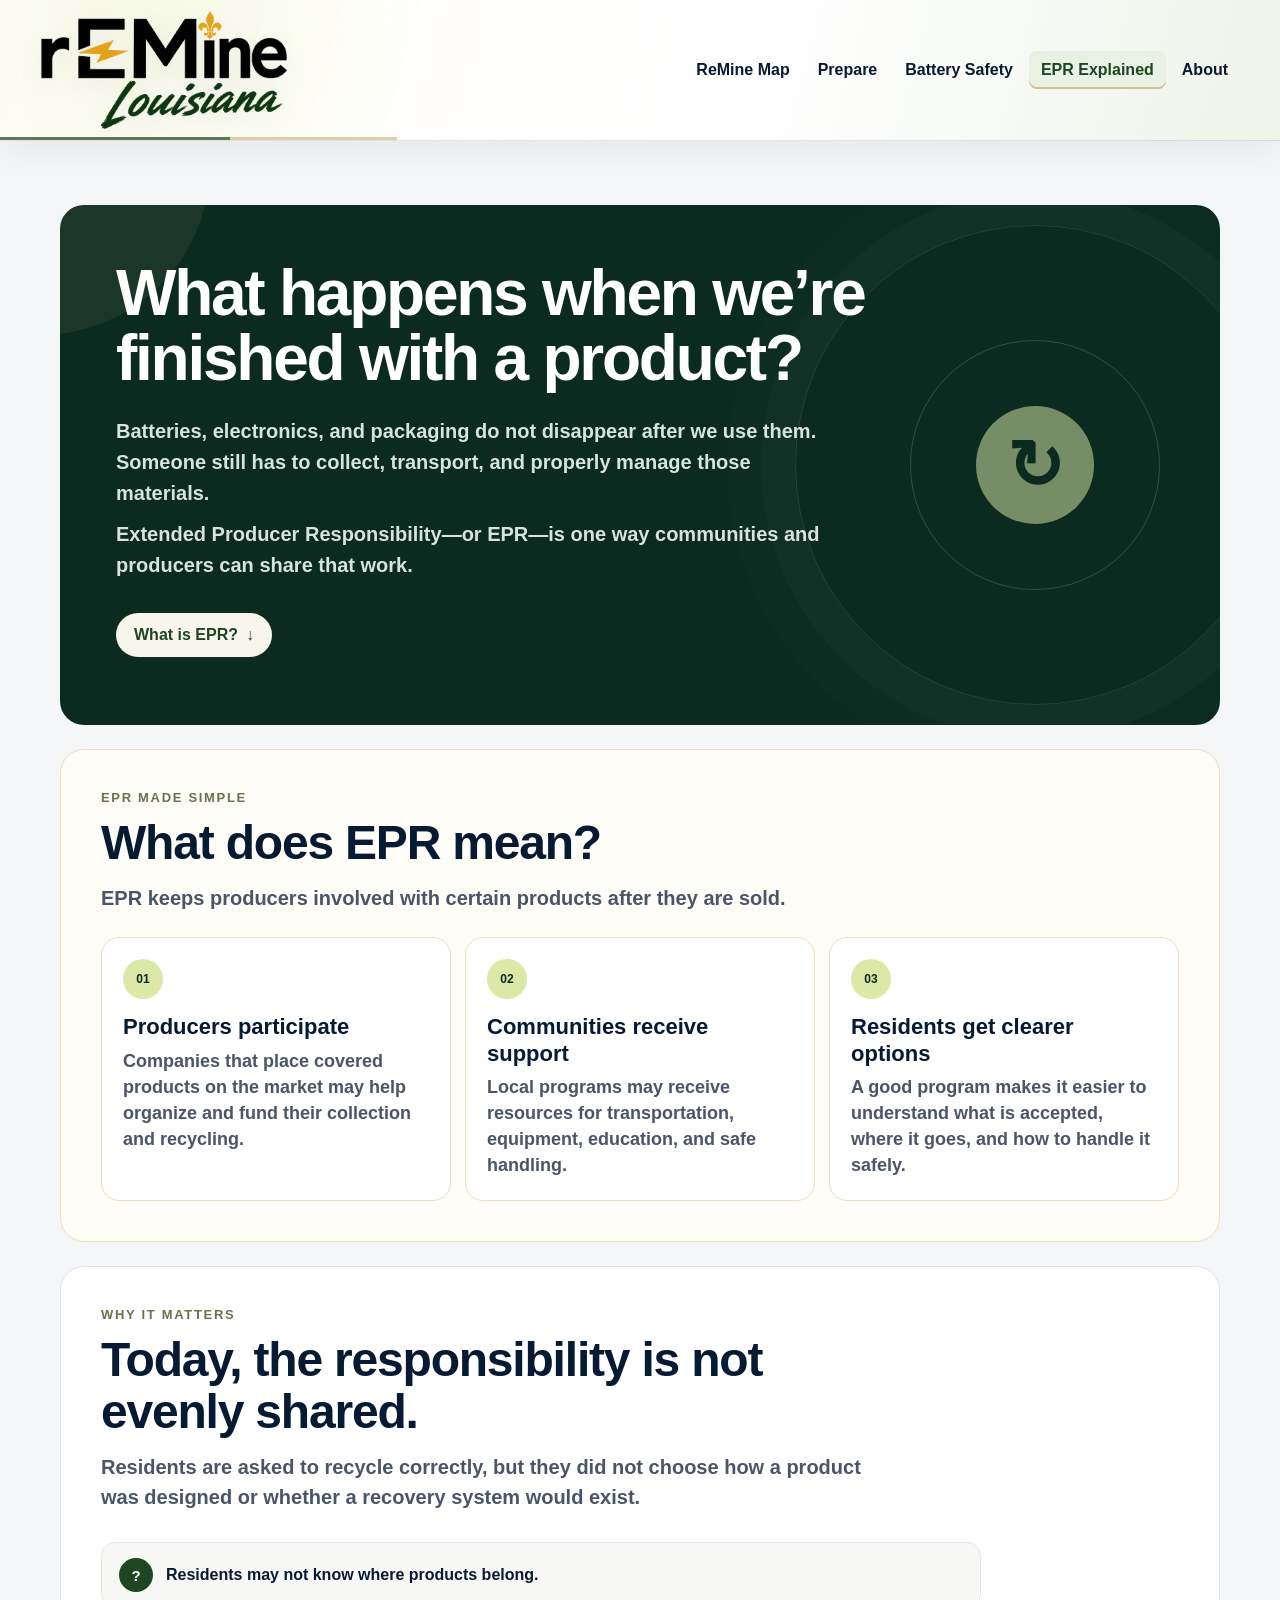
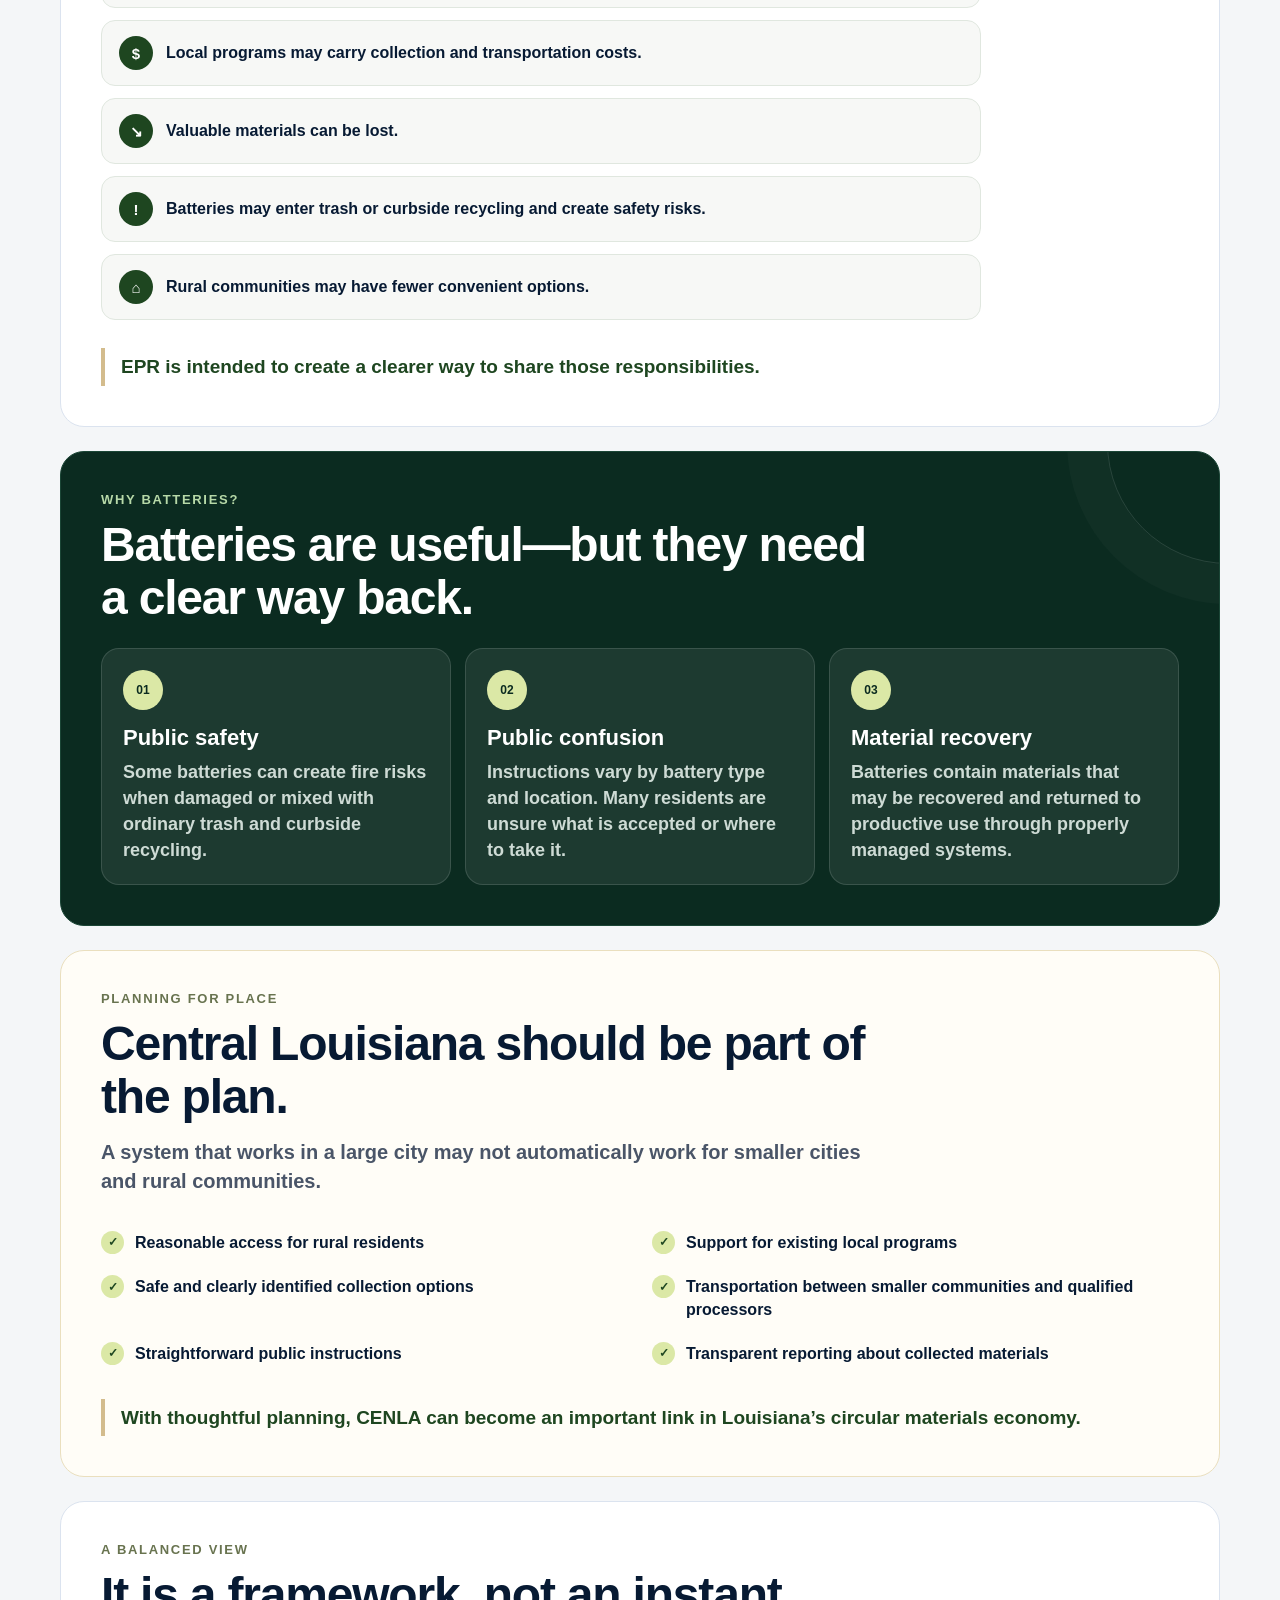
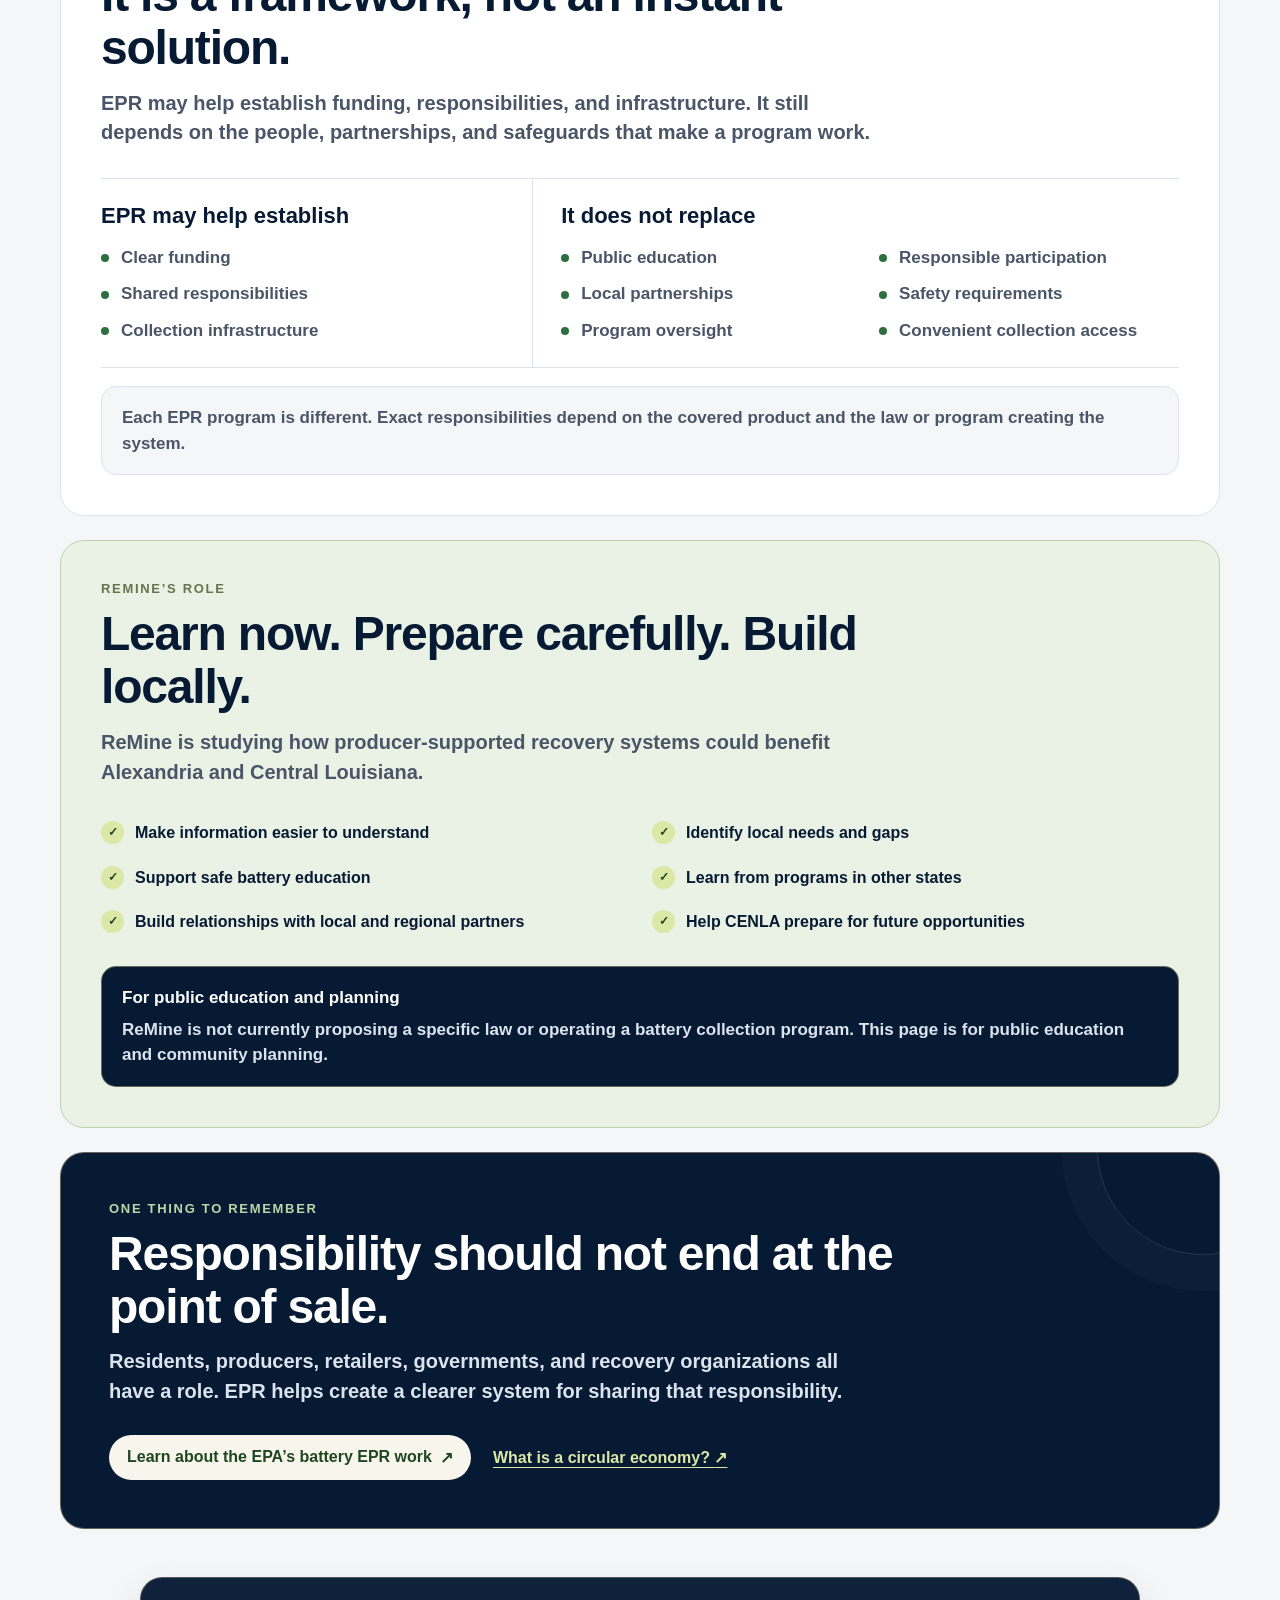
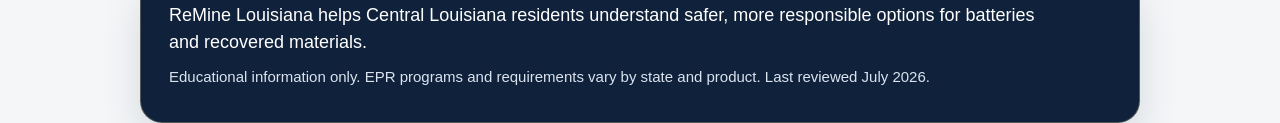
<file: epr.html>
<!DOCTYPE html>
<html lang="en">
  <head>
    <meta charset="UTF-8">
    <meta name="viewport" content="width=device-width, initial-scale=1.0">
    <meta name="description" content="A plain-language introduction to Extended Producer Responsibility from ReMine Louisiana.">
    <title>EPR Explained | ReMine Louisiana</title>
    <link rel="icon" type="image/png" href="images/remine-logo.png">
    <link rel="stylesheet" href="styles.css?v=20260721-11">
  </head>

  <body class="epr-page">
    <header>
      <div class="logo">
        <a href="index.html" aria-label="ReMine Louisiana home">
          <img src="images/remine-logo.png" alt="ReMine Louisiana logo">
        </a>
      </div>

      <nav class="site-nav" aria-label="Primary navigation">
        <a href="index.html#directory">ReMine Map</a>
        <a href="index.html#prepare">Prepare</a>
        <a href="index.html#safety">Battery Safety</a>
        <a class="nav-active" href="epr.html" aria-current="page">EPR Explained</a>
        <a href="index.html#about">About</a>
      </nav>
    </header>

    <main class="epr-main">
      <section class="epr-hero" aria-labelledby="epr-page-title">
        <div class="epr-hero-copy">
          <h1 id="epr-page-title">What happens when we’re finished with a product?</h1>
          <p>Batteries, electronics, and packaging do not disappear after we use them. Someone still has to collect, transport, and properly manage those materials.</p>
          <p>Extended Producer Responsibility—or EPR—is one way communities and producers can share that work.</p>
          <a class="epr-button epr-button-light" href="#what-is-epr">What is EPR? <span class="epr-text-glyph" aria-hidden="true">&#8595;&#65038;</span></a>
        </div>
        <div class="epr-hero-mark" aria-hidden="true">
          <span class="epr-orbit epr-orbit-one"></span>
          <span class="epr-orbit epr-orbit-two"></span>
          <span class="epr-loop-symbol epr-text-glyph">&#8635;&#65038;</span>
        </div>
      </section>

      <section id="what-is-epr" class="epr-section epr-section-cream" aria-labelledby="meaning-title">
        <div class="epr-section-heading">
          <p class="epr-eyebrow epr-eyebrow-dark">EPR made simple</p>
          <h2 id="meaning-title">What does EPR mean?</h2>
          <p>EPR keeps producers involved with certain products after they are sold.</p>
        </div>

        <div class="epr-card-grid">
          <article class="epr-number-card">
            <span class="epr-number" aria-hidden="true">01</span>
            <h3>Producers participate</h3>
            <p>Companies that place covered products on the market may help organize and fund their collection and recycling.</p>
          </article>
          <article class="epr-number-card">
            <span class="epr-number" aria-hidden="true">02</span>
            <h3>Communities receive support</h3>
            <p>Local programs may receive resources for transportation, equipment, education, and safe handling.</p>
          </article>
          <article class="epr-number-card">
            <span class="epr-number" aria-hidden="true">03</span>
            <h3>Residents get clearer options</h3>
            <p>A good program makes it easier to understand what is accepted, where it goes, and how to handle it safely.</p>
          </article>
        </div>
      </section>

      <section class="epr-section epr-responsibility" aria-labelledby="responsibility-title">
        <div class="epr-section-heading">
          <p class="epr-eyebrow epr-eyebrow-dark">Why it matters</p>
          <h2 id="responsibility-title">Today, the responsibility is not evenly shared.</h2>
          <p>Residents are asked to recycle correctly, but they did not choose how a product was designed or whether a recovery system would exist.</p>
        </div>

        <ul class="epr-item-grid" aria-label="Current challenges">
          <li><span aria-hidden="true">?</span>Residents may not know where products belong.</li>
          <li><span aria-hidden="true">$</span>Local programs may carry collection and transportation costs.</li>
          <li><span class="epr-text-glyph" aria-hidden="true">&#8600;&#65038;</span>Valuable materials can be lost.</li>
          <li><span aria-hidden="true">!</span>Batteries may enter trash or curbside recycling and create safety risks.</li>
          <li><span class="epr-text-glyph" aria-hidden="true">&#8962;&#65038;</span>Rural communities may have fewer convenient options.</li>
        </ul>

        <p class="epr-closing-line">EPR is intended to create a clearer way to share those responsibilities.</p>
      </section>

      <section class="epr-section epr-section-dark" aria-labelledby="battery-title">
        <div class="epr-section-heading epr-heading-light">
          <p class="epr-eyebrow">Why batteries?</p>
          <h2 id="battery-title">Batteries are useful—but they need a clear way back.</h2>
        </div>

        <div class="epr-card-grid">
          <article class="epr-number-card epr-number-card-dark">
            <span class="epr-number" aria-hidden="true">01</span>
            <h3>Public safety</h3>
            <p>Some batteries can create fire risks when damaged or mixed with ordinary trash and curbside recycling.</p>
          </article>
          <article class="epr-number-card epr-number-card-dark">
            <span class="epr-number" aria-hidden="true">02</span>
            <h3>Public confusion</h3>
            <p>Instructions vary by battery type and location. Many residents are unsure what is accepted or where to take it.</p>
          </article>
          <article class="epr-number-card epr-number-card-dark">
            <span class="epr-number" aria-hidden="true">03</span>
            <h3>Material recovery</h3>
            <p>Batteries contain materials that may be recovered and returned to productive use through properly managed systems.</p>
          </article>
        </div>
      </section>

      <section class="epr-section epr-section-cream epr-cenla" aria-labelledby="cenla-title">
        <div class="epr-section-heading">
          <p class="epr-eyebrow epr-eyebrow-dark">Planning for place</p>
          <h2 id="cenla-title">Central Louisiana should be part of the plan.</h2>
          <p>A system that works in a large city may not automatically work for smaller cities and rural communities.</p>
        </div>

        <ul class="epr-check-list">
          <li>Reasonable access for rural residents</li>
          <li>Support for existing local programs</li>
          <li>Safe and clearly identified collection options</li>
          <li>Transportation between smaller communities and qualified processors</li>
          <li>Straightforward public instructions</li>
          <li>Transparent reporting about collected materials</li>
        </ul>

        <p class="epr-closing-line">With thoughtful planning, CENLA can become an important link in Louisiana’s circular materials economy.</p>
      </section>

      <section class="epr-section epr-framework" aria-labelledby="framework-title">
        <div class="epr-section-heading">
          <p class="epr-eyebrow epr-eyebrow-dark">A balanced view</p>
          <h2 id="framework-title">It is a framework, not an instant solution.</h2>
          <p>EPR may help establish funding, responsibilities, and infrastructure. It still depends on the people, partnerships, and safeguards that make a program work.</p>
        </div>

        <div class="epr-framework-groups">
          <section class="epr-framework-group" aria-labelledby="framework-establish-title">
            <h3 id="framework-establish-title">EPR may help establish</h3>
            <ul class="epr-framework-list">
              <li>Clear funding</li>
              <li>Shared responsibilities</li>
              <li>Collection infrastructure</li>
            </ul>
          </section>
          <section class="epr-framework-group" aria-labelledby="framework-not-replace-title">
            <h3 id="framework-not-replace-title">It does not replace</h3>
            <ul class="epr-framework-list epr-framework-list-wide">
              <li>Public education</li>
              <li>Responsible participation</li>
              <li>Local partnerships</li>
              <li>Safety requirements</li>
              <li>Program oversight</li>
              <li>Convenient collection access</li>
            </ul>
          </section>
        </div>

        <p class="epr-context-note">Each EPR program is different. Exact responsibilities depend on the covered product and the law or program creating the system.</p>
      </section>

      <section class="epr-section epr-role" aria-labelledby="role-title">
        <div class="epr-section-heading">
          <p class="epr-eyebrow epr-eyebrow-dark">ReMine’s role</p>
          <h2 id="role-title">Learn now. Prepare carefully. Build locally.</h2>
          <p>ReMine is studying how producer-supported recovery systems could benefit Alexandria and Central Louisiana.</p>
        </div>

        <ul class="epr-check-list epr-role-list">
          <li>Make information easier to understand</li>
          <li>Identify local needs and gaps</li>
          <li>Support safe battery education</li>
          <li>Learn from programs in other states</li>
          <li>Build relationships with local and regional partners</li>
          <li>Help CENLA prepare for future opportunities</li>
        </ul>

        <aside class="epr-info-note" aria-label="Important information">
          <strong>For public education and planning</strong>
          <p>ReMine is not currently proposing a specific law or operating a battery collection program. This page is for public education and community planning.</p>
        </aside>
      </section>

      <section class="epr-closing-card" aria-labelledby="remember-title">
        <p class="epr-eyebrow">One thing to remember</p>
        <h2 id="remember-title">Responsibility should not end at the point of sale.</h2>
        <p>Residents, producers, retailers, governments, and recovery organizations all have a role. EPR helps create a clearer system for sharing that responsibility.</p>
        <div class="epr-source-links">
          <a class="epr-button epr-button-light" href="https://www.epa.gov/electronics-batteries-management/extended-battery-producer-responsibility-epr-framework" target="_blank" rel="noopener noreferrer">Learn about the EPA’s battery EPR work <span class="epr-text-glyph" aria-hidden="true">&#8599;&#65038;</span></a>
          <a class="epr-text-link" href="https://www.epa.gov/circulareconomy/what-circular-economy" target="_blank" rel="noopener noreferrer">What is a circular economy? <span class="epr-text-glyph" aria-hidden="true">&#8599;&#65038;</span></a>
        </div>
      </section>
    </main>

    <footer>
      <div class="footer-inner">
        <p>ReMine Louisiana helps Central Louisiana residents understand safer, more responsible options for batteries and recovered materials.</p>
        <p class="footer-small">Educational information only. EPR programs and requirements vary by state and product. Last reviewed July 2026.</p>
      </div>
    </footer>
    <script src="header-scroll.js?v=20260721-1"></script>
  </body>
</html>
</file>
<file: styles.css>
body {
  margin: 0;
  font-family: Arial, Helvetica, sans-serif;
  background: #f4f6f8;
  color: #0b0f14;
}

header {

  position: sticky;

  top: 0;

  z-index: 1000;

  padding: 10px 40px;

  display: flex;

  justify-content: space-between;

  align-items: center;

  background: rgba(255, 255, 255, 0.82);

  backdrop-filter: blur(14px);

  -webkit-backdrop-filter: blur(14px);

  border-bottom: 1px solid rgba(30, 70, 32, 0.12);

  transition: padding 0.25s ease, background 0.25s ease;

}

.logo img {

  height: 120px;

  width: auto;

  display: block;

  transition: height 0.25s ease, opacity 0.25s ease;

}

main {
  padding: 40px 32px;
}

.hero {
  background: white;
  border: 1px solid #dbe3ef;
  border-radius: 24px;
  padding: 40px;
  max-width: 900px;
}

.hero h1 {
  font-size: 48px;
  line-height: 1.05;
  margin: 0 0 20px;
  color: #071a33;
}

.hero p {
  font-size: 20px;
  line-height: 1.5;
  color: #4a5568;
  max-width: 700px;
}

.button {
  display: inline-block;
  margin-top: 20px;
  background: #2E6F40;
  color: white;
  padding: 14px 20px;
  border-radius: 12px;
  text-decoration: none;
  font-weight: 700;
}
header {
  display: flex;
  align-items: center;
  justify-content: space-between;
  gap: 24px;
}

nav {
  display: flex;
  gap: 20px;
}

nav a {
  color: #071A33;
  font-weight: 700;
  text-decoration: none;
  transition: color 0.2s ease;
}

nav a:hover {
  color: #1E4620;
}

header.scrolled {
  padding: 4px 40px;
  background: rgba(255, 255, 255, 0.72);
  backdrop-filter: blur(18px);
  -webkit-backdrop-filter: blur(18px);
}

header.scrolled .logo img {
  height: 60px;
  opacity: 0.92;
}

@media (max-width: 700px) {
  header {
    flex-direction: row;
    align-items: center;
    padding: 10px 20px;
  }

  .logo img {
    height: 86px;
  }

  nav {
    flex-wrap: wrap;
    justify-content: flex-end;
    gap: 12px;
  }

  nav a {
    font-size: 15px;
  }

  .hero {
    padding: 28px;
  }

  .hero h1 {
    font-size: 36px;
  }

  .hero p {
    font-size: 18px;
  }
}
.section {
  margin-top: 40px;
  max-width: 1100px;
}

.section-header h2 {
  font-size: 32px;
  color: #071a33;
  margin-bottom: 8px;
}

.section-header p {
  color: #4a5568;
  font-size: 18px;
}

.prepare-section {
  background: #0b2b20;
  color: white;
  border-radius: 24px;
  padding: 40px;
  box-sizing: border-box;
  overflow: hidden;
  position: relative;
}

.prepare-section::after {
  content: "";
  position: absolute;
  width: 280px;
  height: 280px;
  right: -120px;
  top: -140px;
  border: 1px solid rgba(255, 255, 255, 0.13);
  border-radius: 50%;
  box-shadow: 0 0 0 42px rgba(255, 255, 255, 0.025), 0 0 0 84px rgba(255, 255, 255, 0.018);
  pointer-events: none;
}

.prepare-heading {
  max-width: 720px;
  position: relative;
  z-index: 1;
}

.prepare-heading .eyebrow {
  color: #b7d9a8;
  font-size: 13px;
  font-weight: 800;
  letter-spacing: 0.12em;
  margin: 0 0 10px;
  text-transform: uppercase;
}

.prepare-heading h2 {
  color: white;
  font-size: 36px;
  line-height: 1.15;
  margin: 0 0 12px;
}

.prepare-heading > p:last-child {
  color: #cedbd5;
  line-height: 1.55;
  margin: 0;
}

.prepare-grid {
  display: grid;
  grid-template-columns: repeat(3, 1fr);
  gap: 16px;
  margin-top: 30px;
}

.prepare-card {
  background: rgba(255, 255, 255, 0.075);
  border: 1px solid rgba(255, 255, 255, 0.13);
  border-radius: 16px;
  padding: 24px;
}

.step-number {
  align-items: center;
  background: #dbe8a6;
  border-radius: 50%;
  color: #0b2b20;
  display: flex;
  font-size: 12px;
  font-weight: 800;
  height: 38px;
  justify-content: center;
  width: 38px;
}

.prepare-card h3 {
  font-size: 20px;
  margin: 20px 0 10px;
}

.prepare-card p {
  color: #cedbd5;
  line-height: 1.55;
  margin: 0;
}

.prepare-callout {
  align-items: center;
  background: #f2f0df;
  border-radius: 16px;
  color: #071a33;
  display: flex;
  gap: 24px;
  justify-content: space-between;
  margin-top: 16px;
  padding: 20px 24px;
}

.prepare-callout p {
  color: #4a5568;
  line-height: 1.45;
  margin: 5px 0 0;
}

.prepare-callout a {
  color: #1e4620;
  flex-shrink: 0;
  font-weight: 800;
  text-decoration: none;
}

.directory-layout {
  display: grid;
  grid-template-columns: 280px 1fr;
  gap: 24px;
  margin-top: 24px;
}

.directory-results {
  min-width: 0;
}

.view-toggle {
  background: #eee7d7;
  border: 1px solid #d8c69a;
  border-radius: 999px;
  display: inline-flex;
  gap: 4px;
  margin-bottom: 16px;
  padding: 4px;
}

.view-toggle-button {
  background: transparent;
  border: 0;
  border-radius: 999px;
  color: #071a33;
  cursor: pointer;
  font-size: 15px;
  font-weight: 800;
  padding: 10px 18px;
}

.view-toggle-button:hover {
  background: rgba(255, 255, 255, 0.58);
}

.view-toggle-button.is-active {
  background: #1e4620;
  box-shadow: 0 3px 10px rgba(7, 26, 51, 0.12);
  color: white;
}

.view-toggle-button:focus-visible {
  outline: 3px solid rgba(211, 188, 141, 0.65);
  outline-offset: 2px;
}

.directory-view[hidden] {
  display: none;
}

#locations-list {
  display: flex;
  flex-direction: column;
  gap: 16px;
}

.map-summary {
  background: #fffdf7;
  border: 1px solid #eadfbe;
  border-radius: 12px;
  color: #4a5568;
  line-height: 1.45;
  margin: 0 0 12px;
  padding: 12px 14px;
}

#locations-map {
  background: #e7ece7;
  border: 1px solid #d8c69a;
  border-radius: 18px;
  box-shadow: 0 14px 32px rgba(7, 26, 51, 0.08);
  height: 620px;
  overflow: hidden;
  width: 100%;
}

#locations-map .leaflet-control-zoom a {
  color: #1e4620;
}

#locations-map .leaflet-control-attribution {
  color: #4a5568;
  font-size: 11px;
}

.remine-marker-shell {
  background: transparent;
  border: 0;
}

.remine-map-marker {
  align-items: center;
  background: #1e4620;
  border: 2px solid #fffefa;
  border-radius: 50% 50% 50% 0;
  box-shadow: 0 4px 10px rgba(7, 26, 51, 0.32);
  box-sizing: border-box;
  display: flex;
  height: 32px;
  justify-content: center;
  transform: rotate(-45deg);
  width: 32px;
}

.remine-map-marker span {
  background: #d3bc8d;
  border: 3px solid white;
  border-radius: 50%;
  box-sizing: border-box;
  height: 14px;
  width: 14px;
}

.map-popup {
  color: #071a33;
  font-family: Arial, Helvetica, sans-serif;
  min-width: 220px;
}

.map-popup h3 {
  color: #071a33;
  font-size: 19px;
  line-height: 1.2;
  margin: 0 0 8px;
}

.map-popup p {
  line-height: 1.4;
  margin: 0 0 8px;
}

.map-popup-status {
  display: inline-block;
  border: 1px solid;
  border-radius: 6px;
  font-size: 12px;
  font-weight: 800;
  padding: 4px 7px;
}

.map-popup-status.is-verified {
  background: #e6f7ed;
  border-color: #7bd49b;
  color: #126b38;
}

.map-popup-status.is-unconfirmed {
  background: #f8efd8;
  border-color: #d3bc8d;
  color: #5f4314;
}

.map-popup-link {
  background: #1e4620;
  border-radius: 999px;
  color: white !important;
  display: inline-block;
  font-weight: 800;
  margin-top: 3px;
  padding: 9px 13px;
  text-decoration: none;
}

.filters {
  background: #fffdf7;
  border: 1px solid #eadfbe;
  border-radius: 18px;
  padding: 24px;
}

.location-card {
  background: #fffefa;
  border: 1px solid #eee6cf;
  border-radius: 18px;
  padding: 24px;
}

.filters {
  display: flex;
  flex-direction: column;
  gap: 20px;
}

.filters input[type="text"] {
  padding: 14px;
  border: 1px solid #dbe3ef;
  border-radius: 12px;
  font-size: 16px;
}

.filters label {
  font-weight: 700;
  color: #071a33;
  display: flex;
  align-items: flex-start;
  gap: 8px;
  line-height: 1.2;
}

.filters input[type="checkbox"] {
  margin-top: 3px;
  flex-shrink: 0;
  accent-color: #1E4620;
}

.filter-group {
  display: flex;
  flex-direction: column;
  gap: 12px;
}

.filter-group-label {
  color: #68734f;
  font-size: 12px;
  font-weight: 800;
  letter-spacing: 0.1em;
  margin: 0 0 2px;
  text-transform: uppercase;
}

.listing-filter-group {
  border-top: 1px solid #e4dbc2;
  padding-top: 18px;
}

.badge {
  display: inline-block;
  background: #fff3cd;
  color: #7a4b00;
  border: 1px solid #f2c94c;
  padding: 6px 10px;
  border-radius: 6px;
  font-weight: 700;
  font-size: 14px;
}

.location-card h3 {
  font-size: 26px;
  color: #071a33;
  margin-bottom: 8px;
}

.location-heading {
  align-items: center;
  display: flex;
  gap: 12px;
}

.location-heading h3 {
  margin: 0;
}

.location-logo-badge {
  align-items: center;
  background: #1e4620;
  border-radius: 50%;
  box-sizing: border-box;
  display: flex;
  flex: 0 0 36px;
  height: 36px;
  justify-content: center;
  padding: 3px;
  width: 36px;
}

.location-logo-center {
  align-items: center;
  background: white;
  border-radius: 50%;
  display: flex;
  height: 100%;
  justify-content: center;
  overflow: hidden;
  width: 100%;
}

.location-logo-center img {
  display: block;
  max-height: 70%;
  max-width: 70%;
  object-fit: contain;
}

.warning {
  background: #e8f1ff;
  color: #071a33;
  padding: 12px;
  border-radius: 12px;
  font-weight: 700;
}

@media (max-width: 800px) {
  .directory-layout {
    grid-template-columns: 1fr;
  }

  #locations-map {
    height: 500px;
  }

  .prepare-grid {
    grid-template-columns: 1fr;
  }

  .prepare-callout {
    align-items: flex-start;
    flex-direction: column;
  }
}

@media (max-width: 700px) {
  .prepare-section {
    padding: 28px;
  }

  .prepare-heading h2 {
    font-size: 30px;
  }
}
.notice {
  margin-top: 24px;
  box-sizing: border-box;
  max-width: 982px;
  background: #f7f6f1;
  border: 1px solid #d3bc8d;
  color: #1f2933;
  padding: 18px 22px;
  border-radius: 16px;
  font-size: 16px;
  line-height: 1.5;
}
.card-actions {
  display: flex;
  flex-wrap: wrap;
  gap: 10px;
  margin-top: 16px;
}

.card-actions a {
  background: white;
  color: #1E4620;
  border: 2px solid #1E4620;
  text-decoration: none;
  font-weight: 700;
  padding: 10px 14px;
  border-radius: 999px;
  display: inline-block;
}

.card-actions a:hover {
  background: #1E4620;
  color: white;
}

.info-section {
  background: white;
  border: 1px solid #dbe3ef;
  border-radius: 18px;
  padding: 32px;
}

.info-section h2 {
  font-size: 32px;
  color: #071a33;
  margin-top: 0;
}

.info-section p,
.info-section li {
  font-size: 18px;
  line-height: 1.6;
  color: #4a5568;
}

.info-section li {
  margin-bottom: 10px;
}
.badge.verified {
  background: #e6f7ed;
  color: #126b38;
  border-color: #7bd49b;
}

.badge.pending {
  background: #f8efd8;
  color: #5f4314;
  border-color: #d3bc8d;
}

.badge.not-confirmed,
.badge.needs-update {
  background: #f4f6f8;
  color: #4a5568;
  border-color: #cbd5e1;
}

footer {
  max-width: 1000px;
  width: calc(100% - 64px);
  margin: 48px auto 0;
  padding: 24px 28px;
  background: rgba(7, 26, 51, 0.96);
  color: white;
  border-radius: 22px;
  border: 1px solid rgba(211, 188, 141, 0.35);
  box-shadow: 0 18px 40px rgba(7, 26, 51, 0.12);
  box-sizing: border-box;
}

.footer-inner {
  max-width: 1000px;
  margin: 0 auto;
}

footer h2 {
  margin: 0 0 14px;
  font-size: 28px;
}

footer p {
  max-width: 900px;
  margin: 0 0 10px;
  line-height: 1.5;
  font-size: 18px;
}

.footer-small {
  color: #dbe3ef;
  font-size: 15px;
}

.location-card {
  display: flex;
  flex-direction: column;
  gap: 10px;
}

.location-card h3 {
  margin-top: 6px;
  margin-bottom: 0;
}

.location-card p {
  margin: 0;
  line-height: 1.45;
}

.location-card .warning {
  margin-top: 6px;
}

.card-actions {
  margin-top: 8px;
}

.secondary-button {
  background: white;
  color: #1E4620;
  border: 2px solid #1E4620;
  margin-left: 10px;
}

@media (max-width: 600px) {
  main {
    padding: 24px 16px;
  }

  header {
    flex-direction: column;
    align-items: flex-start;
    padding: 16px 20px;
  }

  .logo img {
    height: 92px;
  }

  header.scrolled .logo img {
    height: 52px;
  }

  nav {
    width: 100%;
    justify-content: flex-start;
    flex-wrap: wrap;
    gap: 14px;
  }

  nav a {
    font-size: 15px;
  }

  .hero {
    padding: 28px 24px;
  }

  .hero h1 {
    font-size: 34px;
  }

  .button {
    width: 100%;
    text-align: center;
    box-sizing: border-box;
  }

  .secondary-button {
    margin-left: 0;
    margin-top: 10px;
  }

  .card-actions a {
    width: 100%;
    text-align: center;
  }

  .view-toggle {
    box-sizing: border-box;
    display: flex;
    width: 100%;
  }

  .view-toggle-button {
    flex: 1;
  }

  #locations-map {
    border-radius: 14px;
    height: 430px;
  }

  .location-logo-badge {
    flex-basis: 34px;
    height: 34px;
    width: 34px;
  }

  footer {
    width: calc(100% - 32px);
    margin: 40px auto 0;
    padding: 22px 20px;
  }
}
.card-footer {
  display: flex;
  align-items: center;
  justify-content: space-between;
  gap: 16px;
  flex-wrap: nowrap;
  margin-top: 8px;
}

.card-footer .card-actions {
  display: flex;
  flex-wrap: wrap;
  gap: 10px;
  margin-top: 0;
}

.card-footer .badge {
  margin-left: auto;
  width: auto;
  min-width: fit-content;
  padding: 5px 10px;
  font-size: 13px;
  line-height: 1;
  white-space: nowrap;
  align-self: center;
  border-radius: 6px;
}

.directory-layout {
  align-items: start;
}

.filters {
  height: fit-content;
  align-self: start;
}

/* Shared navigation and keyboard states */
.logo a {
  display: block;
}

.site-nav a {
  border-radius: 8px;
  padding: 8px 10px;
}

.site-nav a.nav-active {
  background: #edf3e8;
  box-shadow: inset 0 -2px 0 #d3bc8d;
  color: #1e4620;
}

a:focus-visible,
button:focus-visible,
input:focus-visible {
  outline: 3px solid #d3bc8d;
  outline-offset: 3px;
}

.section,
.epr-section {
  scroll-margin-top: 110px;
}

/* EPR education page */
.epr-main {
  box-sizing: border-box;
  margin: 0 auto;
  max-width: 1224px;
  padding: 40px 32px 0;
}

.epr-hero,
.epr-section,
.epr-closing-card {
  border-radius: 24px;
  box-sizing: border-box;
  margin-top: 24px;
}

.epr-hero {
  align-items: center;
  background: #0b2b20;
  color: white;
  display: block;
  min-height: 520px;
  overflow: hidden;
  padding: 56px;
  position: relative;
}

.epr-hero::before {
  background: rgba(211, 188, 141, 0.08);
  border-radius: 50%;
  content: "";
  height: 340px;
  left: -190px;
  position: absolute;
  top: -210px;
  width: 340px;
}

.epr-hero-copy {
  max-width: 760px;
  position: relative;
  z-index: 1;
}

.epr-eyebrow {
  color: #b7d9a8;
  font-size: 13px;
  font-weight: 800;
  letter-spacing: 0.13em;
  margin: 0 0 12px;
  text-transform: uppercase;
}

.epr-eyebrow-dark {
  color: #68734f;
}

.epr-hero h1 {
  font-size: clamp(42px, 5vw, 66px);
  letter-spacing: -0.035em;
  line-height: 1.02;
  margin: 0 0 24px;
  max-width: 760px;
}

.epr-hero-copy > p:not(.epr-eyebrow) {
  color: #d8e3de;
  font-size: 20px;
  font-weight: 600;
  line-height: 1.55;
  margin: 0 0 10px;
  max-width: 720px;
}

.epr-button {
  align-items: center;
  border-radius: 999px;
  display: inline-flex;
  font-weight: 800;
  gap: 8px;
  justify-content: center;
  margin-top: 22px;
  padding: 13px 18px;
  text-decoration: none;
}

.epr-button-light {
  background: #f8f6ec;
  color: #1e4620;
}

.epr-button-light:hover {
  background: #dbe8a6;
}

.epr-hero-mark {
  align-items: center;
  aspect-ratio: 1;
  display: flex;
  justify-content: center;
  max-width: none;
  opacity: 0.52;
  pointer-events: none;
  position: absolute;
  right: -55px;
  top: 50%;
  transform: translateY(-50%);
  width: 480px;
  z-index: 0;
}

.epr-orbit {
  border: 1px solid rgba(255, 255, 255, 0.2);
  border-radius: 50%;
  inset: 0;
  position: absolute;
}

.epr-orbit-one {
  box-shadow: 0 0 0 34px rgba(255, 255, 255, 0.035), 0 0 0 68px rgba(255, 255, 255, 0.02);
}

.epr-orbit-two {
  border-color: rgba(211, 188, 141, 0.45);
  inset: 24%;
}

.epr-loop-symbol {
  align-items: center;
  background: #dbe8a6;
  border-radius: 50%;
  color: #0b2b20;
  display: flex;
  font-size: 68px;
  font-weight: 700;
  height: 118px;
  justify-content: center;
  line-height: 1;
  position: relative;
  width: 118px;
}

.epr-text-glyph {
  font-family: Arial, Helvetica, sans-serif;
  font-variant-emoji: text;
}

.epr-section {
  border: 1px solid #dbe3ef;
  padding: 40px;
}

.epr-section-cream {
  background: #fffdf7;
  border-color: #eadfbe;
}

.epr-responsibility,
.epr-framework {
  background: white;
}

.epr-section-dark {
  background: #0b2b20;
  border-color: #1b4636;
  color: white;
  overflow: hidden;
  position: relative;
}

.epr-section-dark::after {
  border: 1px solid rgba(255, 255, 255, 0.12);
  border-radius: 50%;
  box-shadow: 0 0 0 40px rgba(255, 255, 255, 0.025);
  content: "";
  height: 240px;
  position: absolute;
  right: -130px;
  top: -130px;
  width: 240px;
}

.epr-section-heading {
  max-width: 780px;
  position: relative;
  z-index: 1;
}

.epr-section-heading h2,
.epr-closing-card h2 {
  color: #071a33;
  font-size: clamp(34px, 4vw, 48px);
  letter-spacing: -0.025em;
  line-height: 1.1;
  margin: 0 0 14px;
}

.epr-section-heading > p:last-child {
  color: #4a5568;
  font-size: 20px;
  font-weight: 600;
  line-height: 1.48;
  margin: 0;
}

.epr-heading-light h2 {
  color: white;
}

.epr-heading-light > p:last-child {
  color: #cedbd5;
}

.epr-card-grid {
  display: grid;
  gap: 14px;
  grid-template-columns: repeat(3, minmax(0, 1fr));
  margin-top: 24px;
  position: relative;
  z-index: 1;
}

.epr-number-card {
  background: white;
  border: 1px solid #eadfbe;
  border-radius: 18px;
  padding: 21px;
}

.epr-number {
  align-items: center;
  background: #dbe8a6;
  border-radius: 50%;
  color: #0b2b20;
  display: flex;
  font-size: 12px;
  font-weight: 800;
  height: 40px;
  justify-content: center;
  width: 40px;
}

.epr-number-card h3 {
  color: #071a33;
  font-size: 22px;
  font-weight: 800;
  line-height: 1.2;
  margin: 15px 0 7px;
}

.epr-number-card p {
  color: #4a5568;
  font-size: 18px;
  font-weight: 600;
  line-height: 1.45;
  margin: 0;
}

.epr-number-card-dark {
  background: rgba(255, 255, 255, 0.075);
  border-color: rgba(255, 255, 255, 0.13);
}

.epr-number-card-dark h3 {
  color: white;
}

.epr-number-card-dark p {
  color: #cedbd5;
}

.epr-item-grid,
.epr-check-list {
  list-style: none;
  margin: 30px 0 0;
  padding: 0;
}

.epr-item-grid {
  display: grid;
  gap: 12px;
  grid-template-columns: 1fr;
  max-width: 880px;
}

.epr-item-grid li {
  align-items: center;
  background: #f7f8f6;
  border: 1px solid #e0e7df;
  border-radius: 14px;
  color: #071a33;
  display: flex;
  font-weight: 700;
  gap: 13px;
  line-height: 1.4;
  padding: 15px 17px;
}

.epr-item-grid li span {
  align-items: center;
  background: #1e4620;
  border-radius: 50%;
  color: white;
  display: flex;
  flex: 0 0 34px;
  font-size: 15px;
  height: 34px;
  justify-content: center;
}

.epr-closing-line {
  border-left: 4px solid #d3bc8d;
  color: #1e4620;
  font-size: 19px;
  font-weight: 800;
  line-height: 1.45;
  margin: 28px 0 0;
  padding: 5px 0 5px 16px;
}

.epr-check-list {
  display: grid;
  gap: 12px 24px;
  grid-template-columns: repeat(2, minmax(0, 1fr));
}

.epr-check-list li {
  color: #071a33;
  font-weight: 700;
  line-height: 1.4;
  padding: 5px 0 5px 34px;
  position: relative;
}

.epr-check-list li::before {
  align-items: center;
  background: #dbe8a6;
  border-radius: 50%;
  color: #1e4620;
  content: "\2713\FE0E";
  display: flex;
  font-family: Arial, Helvetica, sans-serif;
  font-variant-emoji: text;
  font-size: 12px;
  font-weight: 900;
  height: 23px;
  justify-content: center;
  left: 0;
  position: absolute;
  top: 4px;
  width: 23px;
}

.epr-framework-groups {
  border-bottom: 1px solid #dbe3ef;
  border-top: 1px solid #dbe3ef;
  display: grid;
  grid-template-columns: minmax(0, 0.8fr) minmax(0, 1.2fr);
  margin-top: 30px;
}

.epr-framework-group {
  padding: 24px 28px 24px 0;
}

.epr-framework-group + .epr-framework-group {
  border-left: 1px solid #dbe3ef;
  padding-left: 28px;
  padding-right: 0;
}

.epr-framework-group h3 {
  color: #071a33;
  font-size: 22px;
  margin: 0 0 16px;
}

.epr-framework-list {
  color: #4a5568;
  display: grid;
  font-size: 17px;
  font-weight: 600;
  gap: 11px 18px;
  grid-template-columns: 1fr;
  line-height: 1.5;
  margin: 0;
  padding: 0;
  list-style: none;
}

.epr-framework-list-wide {
  grid-template-columns: repeat(2, minmax(0, 1fr));
}

.epr-framework-list li {
  padding-left: 20px;
  position: relative;
}

.epr-framework-list li::before {
  background: #2e6f40;
  border-radius: 50%;
  content: "";
  height: 8px;
  left: 0;
  position: absolute;
  top: 0.55em;
  width: 8px;
}

.epr-context-note,
.epr-info-note {
  border-radius: 15px;
  font-size: 17px;
  font-weight: 600;
  line-height: 1.5;
  margin: 18px 0 0;
  padding: 18px 20px;
}

.epr-context-note {
  background: #f4f6f8;
  border: 1px solid #dbe3ef;
  color: #4a5568;
}

.epr-role {
  background: #eaf1e5;
  border-color: #bfd2b5;
}

.epr-info-note {
  background: #071a33;
  border: 1px solid rgba(211, 188, 141, 0.48);
  color: white;
  margin-top: 28px;
}

.epr-info-note strong {
  display: block;
  margin-bottom: 6px;
}

.epr-info-note p {
  color: #dbe3ef;
  margin: 0;
}

.epr-closing-card {
  background: #071a33;
  border: 1px solid rgba(211, 188, 141, 0.46);
  color: white;
  overflow: hidden;
  padding: 48px;
  position: relative;
}

.epr-closing-card::after {
  border: 1px solid rgba(255, 255, 255, 0.12);
  border-radius: 50%;
  box-shadow: 0 0 0 36px rgba(255, 255, 255, 0.025);
  content: "";
  height: 210px;
  position: absolute;
  right: -90px;
  top: -110px;
  width: 210px;
}

.epr-closing-card h2 {
  color: white;
  max-width: 820px;
  position: relative;
  z-index: 1;
}

.epr-closing-card > p:not(.epr-eyebrow) {
  color: #dbe3ef;
  font-size: 20px;
  font-weight: 600;
  line-height: 1.48;
  margin: 0;
  max-width: 780px;
  position: relative;
  z-index: 1;
}

.epr-source-links {
  align-items: center;
  display: flex;
  flex-wrap: wrap;
  gap: 14px 22px;
  margin-top: 6px;
  position: relative;
  z-index: 1;
}

.epr-text-link {
  color: #dbe8a6;
  font-weight: 800;
  margin-top: 22px;
  text-underline-offset: 4px;
}

.epr-text-link:hover {
  color: white;
}

@media (max-width: 900px) {
  .epr-hero {
    padding: 44px;
  }

  .epr-hero-mark {
    opacity: 0.38;
    right: -90px;
    width: 380px;
  }

  .epr-card-grid {
    grid-template-columns: 1fr;
  }

}

@media (max-width: 700px) {
  .epr-hero {
    grid-template-columns: 1fr;
    min-height: auto;
  }

  .epr-hero-mark {
    display: none;
  }

  .epr-check-list,
  .epr-framework-groups {
    grid-template-columns: 1fr;
  }

  .epr-framework-group {
    padding: 22px 0;
  }

  .epr-framework-group + .epr-framework-group {
    border-left: 0;
    border-top: 1px solid #dbe3ef;
    padding-left: 0;
    padding-right: 0;
  }

  .epr-framework-list-wide {
    grid-template-columns: 1fr;
  }
}

@media (max-width: 600px) {
  .site-nav {
    box-sizing: border-box;
    flex-wrap: wrap;
    gap: 6px;
    justify-content: center;
    max-width: 100%;
    overflow-x: visible;
    padding: 2px 0 6px;
  }

  .site-nav a {
    flex: 0 0 auto;
    font-size: 14px;
    white-space: nowrap;
  }

  .epr-main {
    padding: 24px 16px 0;
  }

  .epr-hero,
  .epr-section,
  .epr-closing-card {
    border-radius: 18px;
  }

  .epr-hero {
    padding: 32px 24px;
  }

  .epr-hero h1 {
    font-size: 39px;
  }

  .epr-hero-copy > p:not(.epr-eyebrow),
  .epr-section-heading > p:last-child,
  .epr-closing-card > p:not(.epr-eyebrow) {
    font-size: 18px;
  }

  .epr-section,
  .epr-closing-card {
    padding: 26px 20px;
  }

  .epr-section-heading h2,
  .epr-closing-card h2 {
    font-size: 33px;
  }

  .epr-number-card {
    padding: 18px;
  }

  .epr-number-card p,
  .epr-framework-list,
  .epr-context-note,
  .epr-info-note {
    font-size: 17px;
  }

  .epr-button {
    box-sizing: border-box;
    text-align: center;
  }

  .epr-source-links {
    align-items: stretch;
    flex-direction: column;
  }

  .epr-text-link {
    margin-top: 2px;
    padding: 10px 2px;
  }
}


/* Shared header refinement */
header {
  background:
    radial-gradient(circle at 12% 15%, rgba(219, 232, 166, 0.22), transparent 24%),
    linear-gradient(105deg, rgba(255, 253, 247, 0.96), rgba(255, 255, 255, 0.92) 58%, rgba(237, 243, 232, 0.94));
  box-shadow: 0 10px 30px rgba(7, 26, 51, 0.06);
  isolation: isolate;
  overflow: hidden;
}

header::after {
  background: linear-gradient(90deg, #1e4620 0 18%, #d3bc8d 18% 31%, transparent 31% 100%);
  bottom: 0;
  content: "";
  height: 3px;
  left: 0;
  opacity: 0.72;
  pointer-events: none;
  position: absolute;
  right: 0;
  z-index: 0;
}

.logo,
.site-nav {
  position: relative;
  z-index: 1;
}

.logo img {
  filter: drop-shadow(0 7px 12px rgba(7, 26, 51, 0.05));
}

.site-nav {
  align-items: center;
  background: transparent;
  border: 0;
  border-radius: 0;
  box-shadow: none;
  gap: 4px;
  padding: 0;
}

.site-nav a {
  padding: 10px 12px;
  transition: background 0.2s ease, color 0.2s ease, transform 0.2s ease;
}

.site-nav a:hover {
  background: #f3f6ef;
  color: #1e4620;
  transform: translateY(-1px);
}

.site-nav a.nav-active {
  background: #e9f0e4;
  box-shadow: inset 0 -2px 0 #d3bc8d;
}

.epr-page .epr-section {
  scroll-margin-top: 160px;
}

header.scrolled {
  background:
    radial-gradient(circle at 12% 15%, rgba(219, 232, 166, 0.2), transparent 24%),
    rgba(255, 255, 255, 0.88);
}

/* ReMine Map homepage refinement */
.map-page .hero {
  background: linear-gradient(135deg, #fffefa 0%, #f7f8f3 72%, #edf3e8 100%);
  border-color: #d5dfcf;
  box-sizing: border-box;
  max-width: 982px;
  overflow: hidden;
  padding: 46px;
  position: relative;
}

.map-page .hero > * {
  position: relative;
  z-index: 1;
}

.homepage-eyebrow {
  color: #68734f;
  font-size: 13px !important;
  font-weight: 800 !important;
  letter-spacing: 0.13em;
  margin: 0 0 12px !important;
  text-transform: uppercase;
}

.homepage-eyebrow-light {
  color: #b7d9a8;
}

.map-page .hero h1 {
  font-size: clamp(42px, 4.6vw, 58px);
  letter-spacing: -0.035em;
  max-width: 760px;
}

.map-page .hero > p:not(.homepage-eyebrow) {
  font-weight: 600;
  margin-bottom: 0;
}

.hero-actions {
  display: flex;
  flex-wrap: wrap;
  gap: 12px;
  margin-top: 26px;
}

.hero-actions .button {
  margin: 0;
}

.hero-actions .secondary-button {
  margin-left: 0;
}

.map-page .notice {
  border-left: 4px solid #d3bc8d;
  box-shadow: 0 10px 24px rgba(7, 26, 51, 0.035);
  padding-left: 20px;
}

.safety-section {
  background: #0b2b20;
  border: 1px solid #1b4636;
  border-radius: 24px;
  box-sizing: border-box;
  color: white;
  overflow: hidden;
  padding: 40px;
  position: relative;
}

.safety-section::after {
  border: 1px solid rgba(255, 255, 255, 0.12);
  border-radius: 50%;
  box-shadow: 0 0 0 40px rgba(255, 255, 255, 0.025);
  content: "";
  height: 250px;
  pointer-events: none;
  position: absolute;
  right: -130px;
  top: -135px;
  width: 250px;
}

.safety-heading {
  max-width: 760px;
  position: relative;
  z-index: 1;
}

.safety-heading h2,
.about-copy h2 {
  font-size: clamp(34px, 4vw, 46px);
  letter-spacing: -0.025em;
  line-height: 1.1;
  margin: 0 0 12px;
}

.safety-heading h2 {
  color: white;
}

.safety-heading > p:last-child {
  color: #cedbd5;
  font-size: 19px;
  font-weight: 600;
  line-height: 1.5;
  margin: 0;
}

.safety-grid {
  display: grid;
  gap: 14px;
  grid-template-columns: repeat(3, minmax(0, 1fr));
  margin-top: 26px;
  position: relative;
  z-index: 1;
}

.safety-card {
  background: rgba(255, 255, 255, 0.075);
  border: 1px solid rgba(255, 255, 255, 0.13);
  border-radius: 18px;
  padding: 22px;
}

.safety-number {
  align-items: center;
  background: #dbe8a6;
  border-radius: 50%;
  color: #0b2b20;
  display: flex;
  font-size: 12px;
  font-weight: 800;
  height: 40px;
  justify-content: center;
  width: 40px;
}

.safety-card h3 {
  color: white;
  font-size: 21px;
  line-height: 1.2;
  margin: 16px 0 8px;
}

.safety-card p {
  color: #cedbd5;
  font-size: 17px;
  font-weight: 600;
  line-height: 1.5;
  margin: 0;
}

.about-section {
  align-items: start;
  background: #fffdf7;
  border: 1px solid #eadfbe;
  border-radius: 24px;
  box-sizing: border-box;
  display: grid;
  gap: 32px;
  grid-template-columns: minmax(0, 1.35fr) minmax(280px, 0.85fr);
  padding: 40px;
}

.about-copy h2 {
  color: #071a33;
}

.about-copy > p:last-child {
  color: #4a5568;
  font-size: 18px;
  font-weight: 600;
  line-height: 1.55;
  margin: 0;
}

.about-note {
  background: #eaf1e5;
  border: 1px solid #bfd2b5;
  border-left: 4px solid #2e6f40;
  border-radius: 16px;
  color: #071a33;
  padding: 21px;
}

.about-note strong {
  display: block;
  font-size: 18px;
  margin-bottom: 8px;
}

.about-note p {
  color: #4a5568;
  font-size: 16px;
  font-weight: 600;
  line-height: 1.5;
  margin: 0;
}

@media (max-width: 900px) {
  .safety-grid,
  .about-section {
    grid-template-columns: 1fr;
  }

  .about-section {
    gap: 24px;
  }
}

@media (max-width: 600px) {
  .section,
  .epr-section {
    scroll-margin-top: 180px;
  }

  .epr-page .epr-section {
    scroll-margin-top: 240px;
  }

  header {
    padding: 14px 18px;
  }

  .site-nav {
    background: transparent;
    border-radius: 0;
    gap: 4px;
    justify-content: center;
    padding: 0;
  }

  .site-nav a {
    font-size: 14px;
    padding: 8px 9px;
  }

  .map-page .hero {
    padding: 30px 24px;
  }

  .map-page .hero h1 {
    font-size: 38px;
  }

  .hero-actions {
    align-items: stretch;
    flex-direction: column;
  }

  .safety-section,
  .about-section {
    padding: 28px 22px;
  }

  .safety-grid {
    grid-template-columns: 1fr;
  }

  .safety-card {
    padding: 20px;
  }

  .safety-card p,
  .about-copy > p:last-child {
    font-size: 17px;
  }
}
</file>
